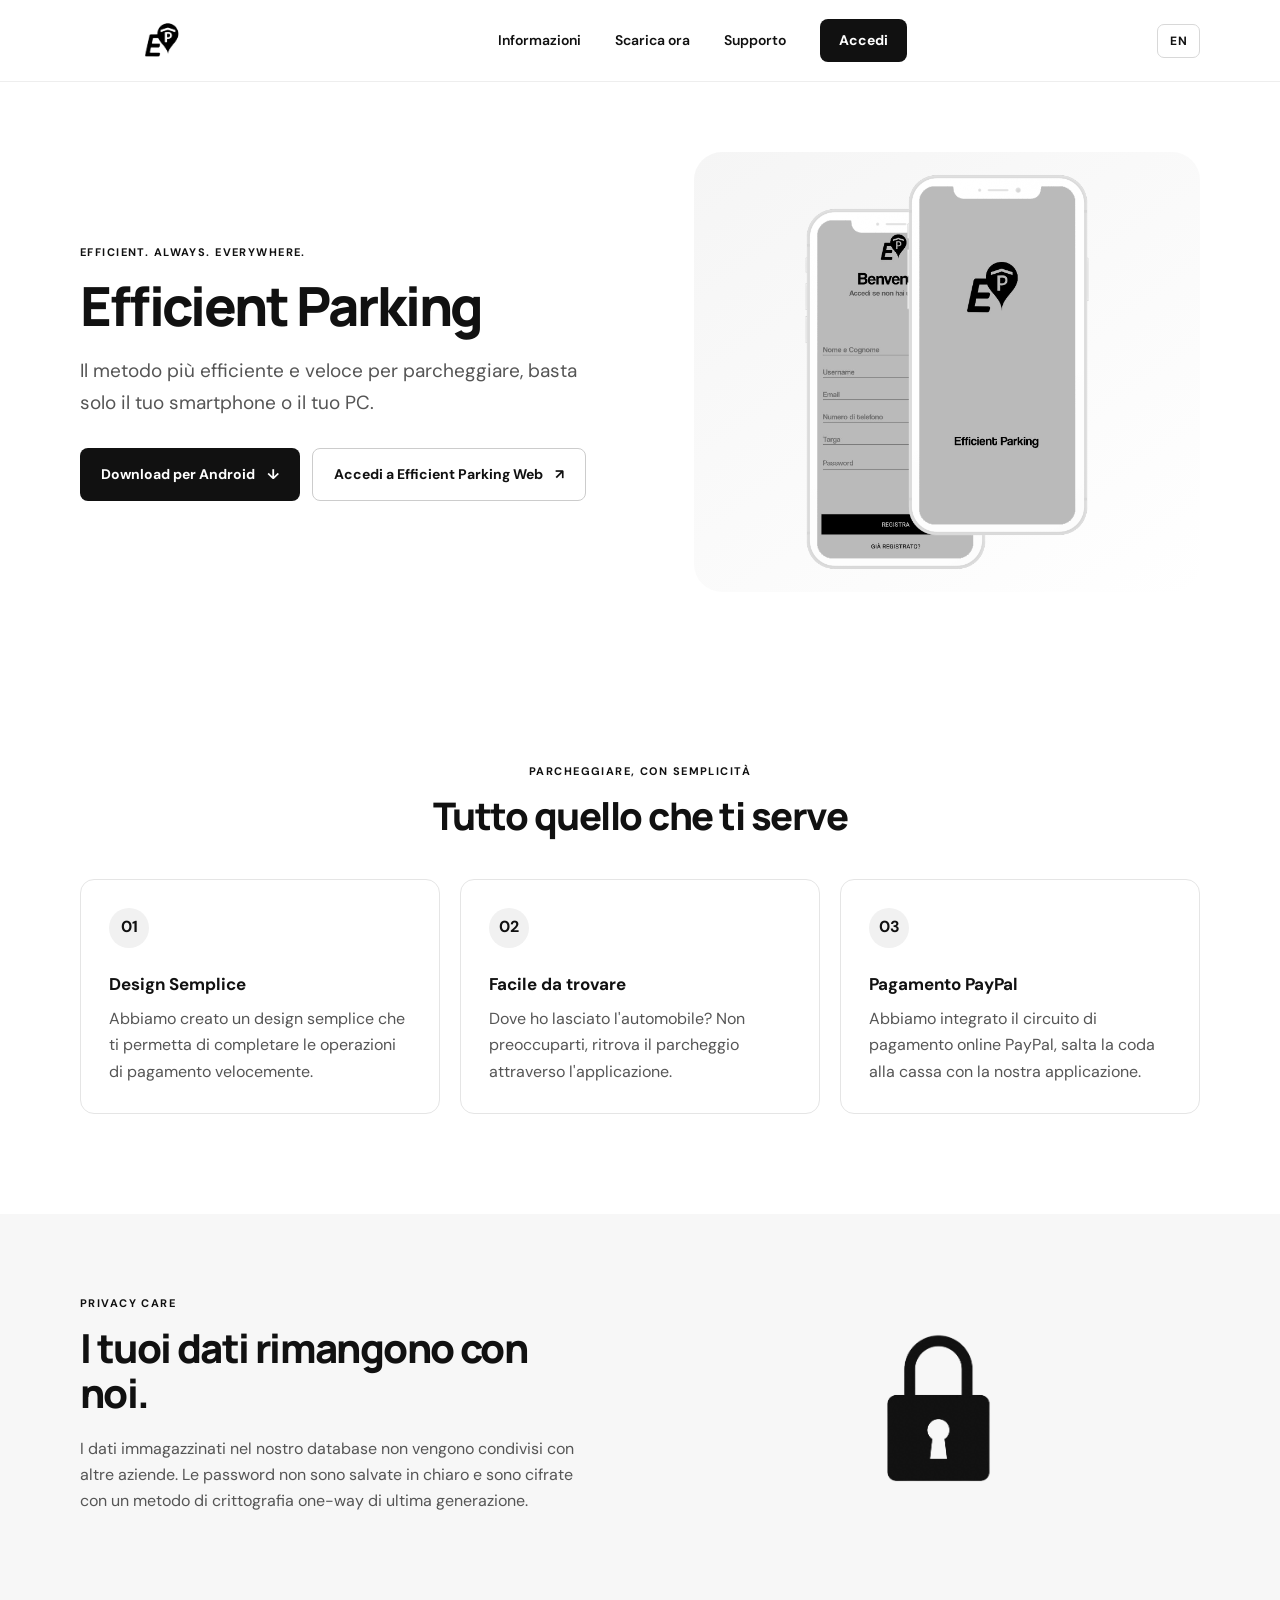
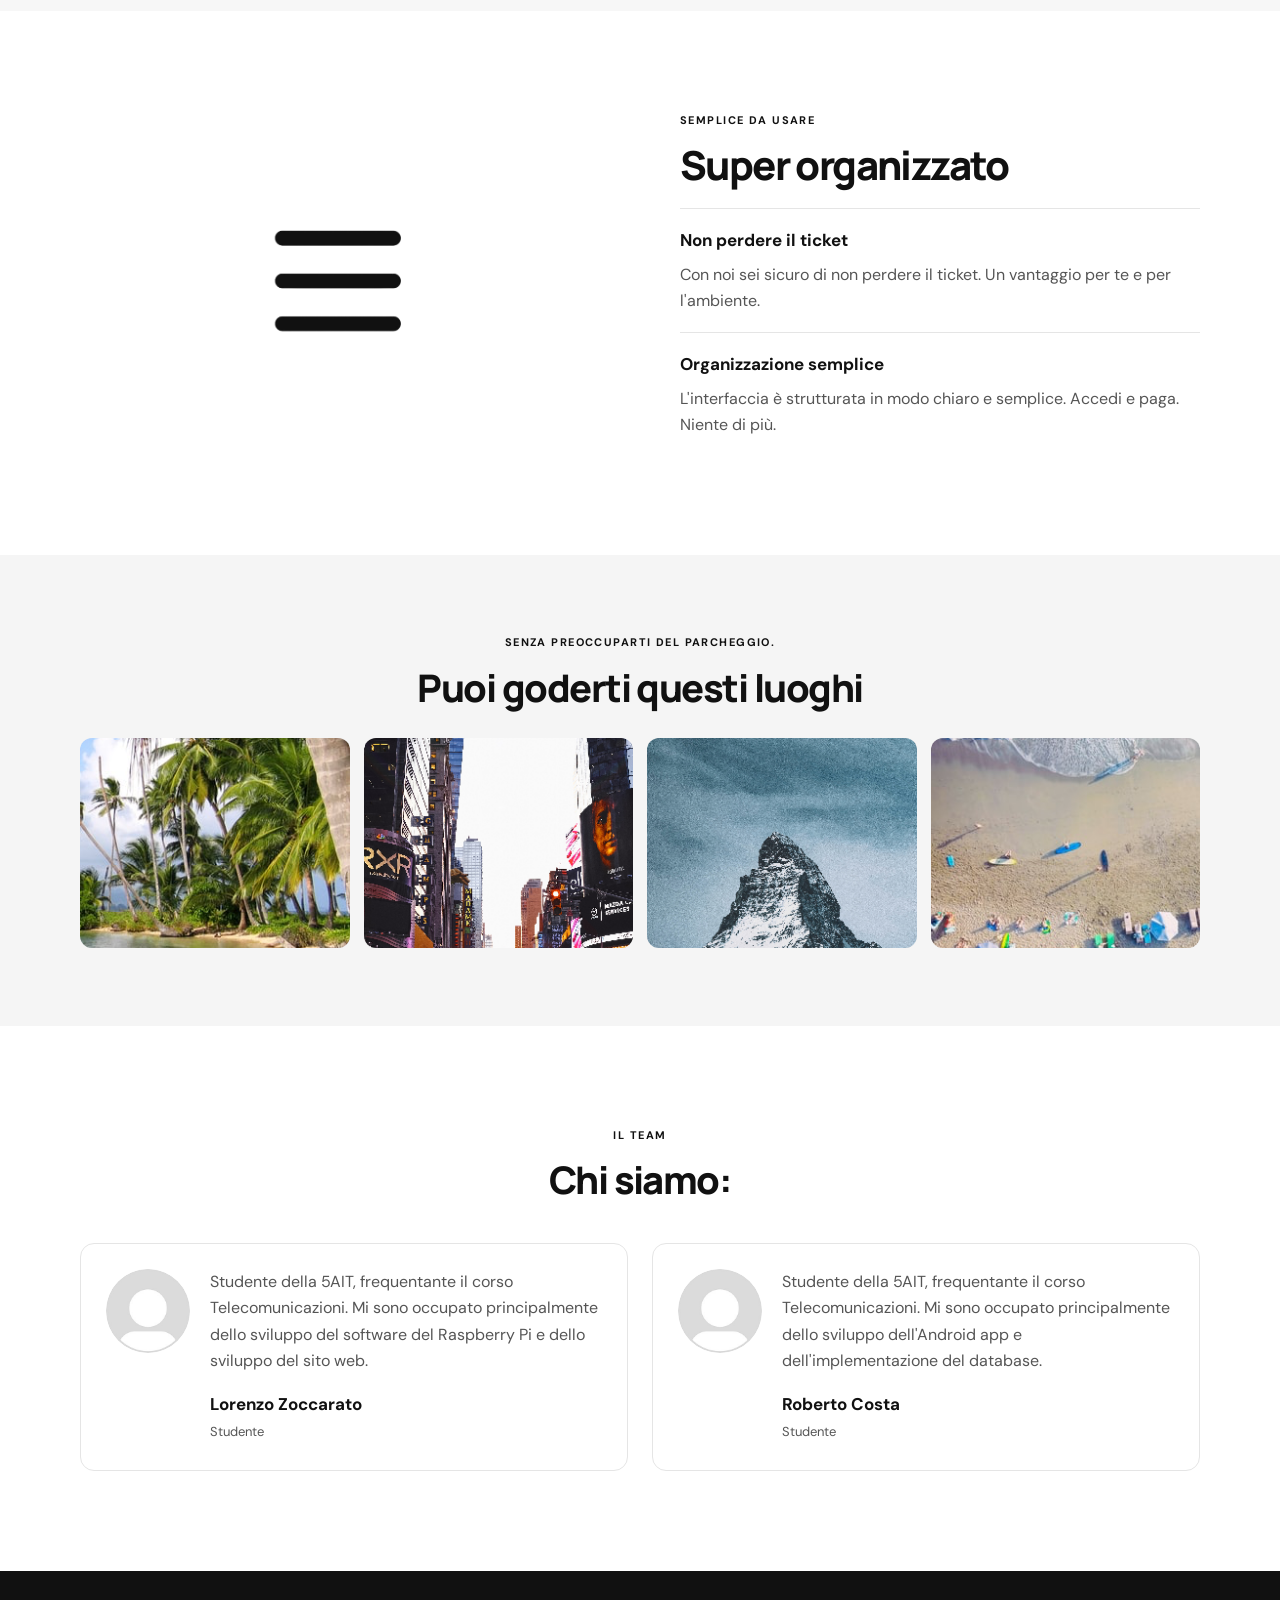
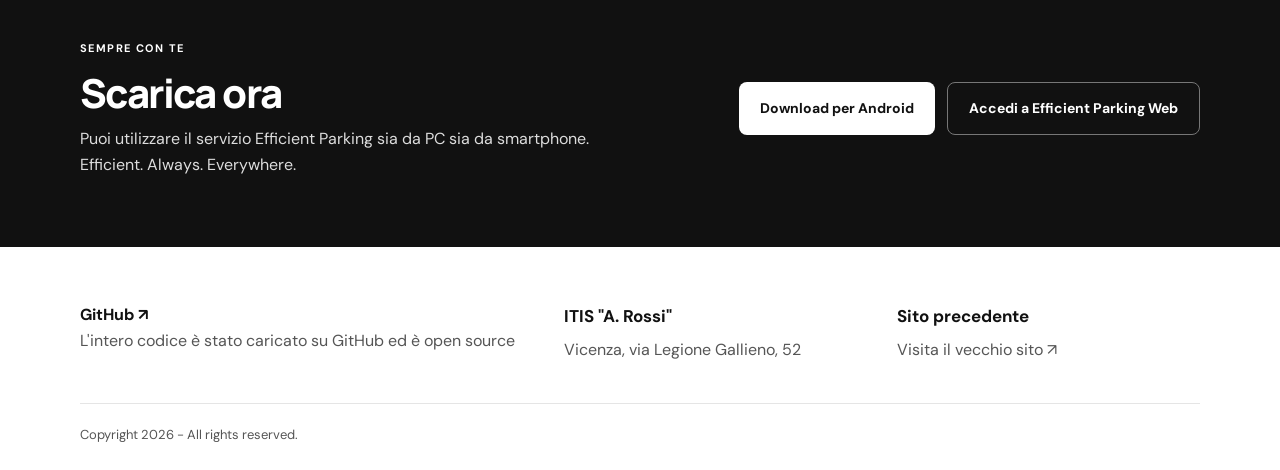
<file: index.html>
<!doctype html>
<html lang="it">
<head>
  <meta charset="utf-8">
  <meta name="viewport" content="width=device-width, initial-scale=1">
  <meta name="theme-color" content="#102a43">
  <meta name="description" content="Efficient Parking: il metodo più efficiente e veloce per parcheggiare, basta solo il tuo smartphone o il tuo PC.">
  <title>Efficient Parking</title>
  <link rel="icon" href="assets/images/icon/favicon.ico">
  <link rel="stylesheet" href="assets/css/main/modern.css">
</head>
<body>
  <header class="header"><a class="brand" href="#home" aria-label="Efficient Parking, home"><img src="assets/images/main-logo.png" alt="Efficient Parking"></a>
    <button class="menu-toggle" aria-expanded="false" aria-controls="navigation">Menu</button>
    <nav id="navigation" class="navigation"><a href="#informazioni">Informazioni</a><a href="#download">Scarica ora</a><a href="#support">Supporto</a><a class="button button-small" href="pages/login.html">Accedi</a></nav>
    <button class="language-toggle" type="button" aria-label="Switch to English">EN</button>
  </header>
  <main id="home">
    <section class="hero wrap"><div class="hero-copy"><p class="eyebrow">Efficient. Always. Everywhere.</p><h1>Efficient Parking</h1><p class="lead">Il metodo più efficiente e veloce per parcheggiare, basta solo il tuo smartphone o il tuo PC.</p><div class="actions"><a class="button" href="downloads/EfficientParkingApp-1.2.1.apk">Download per Android <span aria-hidden="true">↓</span></a><a class="button button-outline" href="pages/login.html">Accedi a Efficient Parking Web <span aria-hidden="true">↗</span></a></div></div><div class="hero-art"><img src="assets/images/Phone_Images.png" alt="Schermate dell'app Efficient Parking"></div></section>
    <section class="section wrap" id="informazioni"><div class="section-heading"><p class="eyebrow">Parcheggiare, con semplicità</p><h2>Tutto quello che ti serve</h2></div><div class="feature-grid"><article class="card"><span class="number">01</span><h3>Design Semplice</h3><p>Abbiamo creato un design semplice che ti permetta di completare le operazioni di pagamento velocemente.</p></article><article class="card"><span class="number">02</span><h3>Facile da trovare</h3><p>Dove ho lasciato l'automobile? Non preoccuparti, ritrova il parcheggio attraverso l'applicazione.</p></article><article class="card"><span class="number">03</span><h3>Pagamento PayPal</h3><p>Abbiamo integrato il circuito di pagamento online PayPal, salta la coda alla cassa con la nostra applicazione.</p></article></div></section>
    <section class="privacy"><div class="wrap split"><div><p class="eyebrow">Privacy Care</p><h2>I tuoi dati rimangono con noi.</h2><p>I dati immagazzinati nel nostro database non vengono condivisi con altre aziende. Le password non sono salvate in chiaro e sono cifrate con un metodo di crittografia one-way di ultima generazione.</p></div><img src="assets/images/stylized_lock_bw.png" alt="Efficient Parking su smartphone"></div></section>
    <section class="section wrap split organize"><img src="assets/images/three_horizontal_lines_thicker.png" alt="Interfaccia organizzata dell'app"><div><p class="eyebrow">Semplice da usare</p><h2>Super organizzato</h2><div class="detail"><h3>Non perdere il ticket</h3><p>Con noi sei sicuro di non perdere il ticket. Un vantaggio per te e per l'ambiente.</p></div><div class="detail"><h3>Organizzazione semplice</h3><p>L'interfaccia è strutturata in modo chiaro e semplice. Accedi e paga. Niente di più.</p></div></div></section>
    <section class="places"><div class="wrap"><p class="eyebrow">Senza preoccuparti del parcheggio.</p><h2>Puoi goderti questi luoghi</h2><div class="gallery"><img src="assets/images/Wallpaper (1).png" alt="Luogo da visitare"><img src="assets/images/Wallpaper.png" alt="Luogo da visitare"><img src="assets/images/Wallpaper (2).png" alt="Luogo da visitare"><img src="assets/images/Wallpaper (3).png" alt="Luogo da visitare"></div></div></section>
    <section class="section wrap" id="chi-siamo"><div class="section-heading"><p class="eyebrow">Il team</p><h2>Chi siamo:</h2></div><div class="team"><article class="person"><img src="assets/images/Face.png" alt=""><div><p>Studente della 5AIT, frequentante il corso Telecomunicazioni. Mi sono occupato principalmente dello sviluppo del software del Raspberry Pi e dello sviluppo del sito web.</p><h3>Lorenzo Zoccarato</h3><span>Studente</span></div></article><article class="person"><img src="assets/images/Face.png" alt=""><div><p>Studente della 5AIT, frequentante il corso Telecomunicazioni. Mi sono occupato principalmente dello sviluppo dell'Android app e dell'implementazione del database.</p><h3>Roberto Costa</h3><span>Studente</span></div></article></div></section>
    <section class="download" id="download"><div class="wrap download-inner"><div><p class="eyebrow">Sempre con te</p><h2>Scarica ora</h2><p>Puoi utilizzare il servizio Efficient Parking sia da PC sia da smartphone.<br>Efficient. Always. Everywhere.</p></div><div class="actions"><a class="button button-light" href="downloads/EfficientParkingApp-1.2.1.apk">Download per Android</a><a class="button button-ghost" href="pages/login.html">Accedi a Efficient Parking Web</a></div></div></section>
  </main>
  <footer id="support"><div class="wrap footer-grid"><div><a class="github" href="https://github.com/efficient-parking">GitHub ↗</a><p>L'intero codice è stato caricato su GitHub ed è open source</p></div><div><h3>ITIS "A. Rossi"</h3><p>Vicenza, via Legione Gallieno, 52</p></div><div><h3>Sito precedente</h3><p><a href="old/index.html">Visita il vecchio sito ↗</a></p></div><div class="copyright"><span>Copyright 2026 - All rights reserved.</span></div></div></footer>
  <script src="assets/js/site.js" defer></script>
  <script src="assets/js/language.js" defer></script>
</body>
</html>
</file>
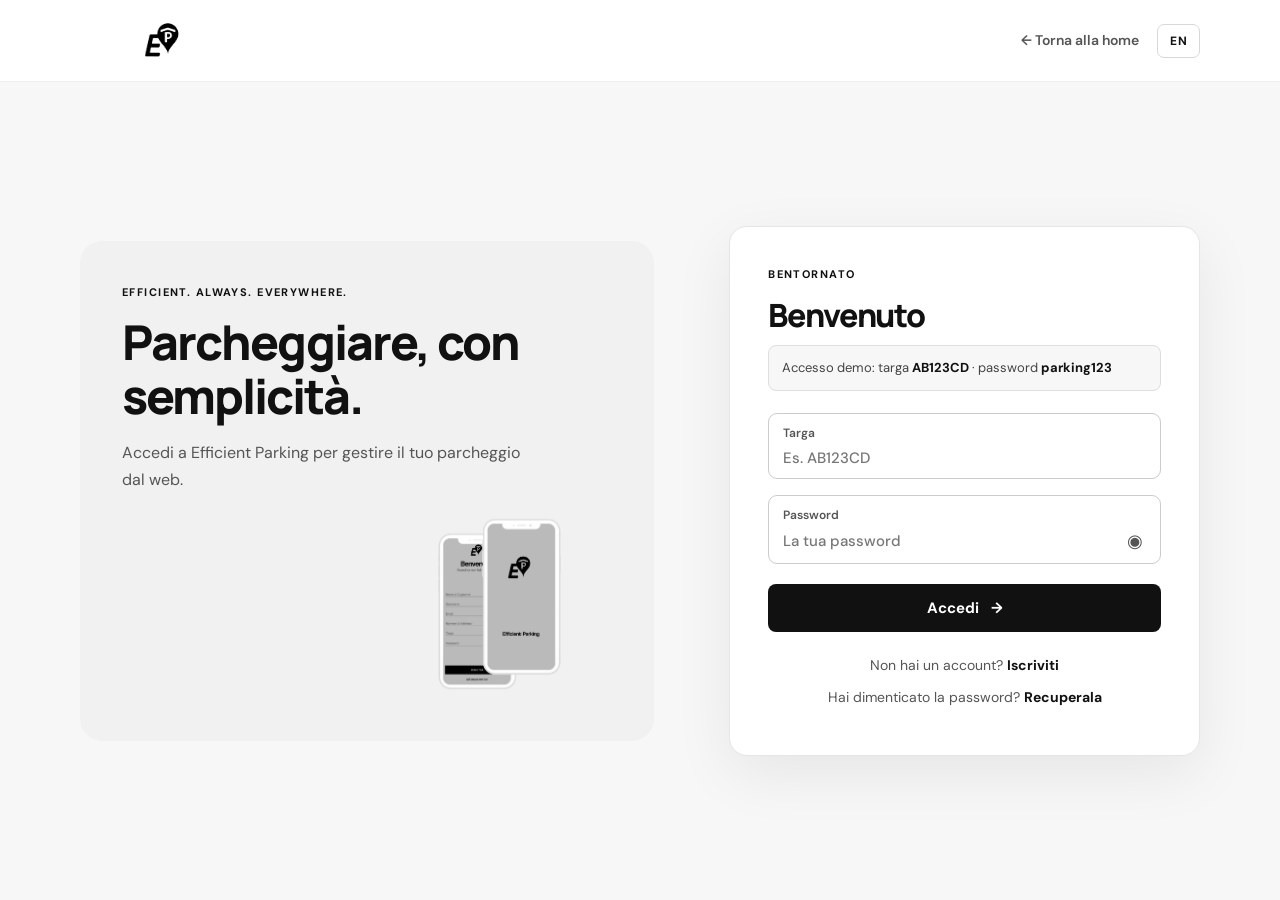
<file: pages/account.html>
<!doctype html>
<html lang="it">
<head>
  <meta charset="utf-8">
  <meta name="viewport" content="width=device-width, initial-scale=1">
  <meta name="theme-color" content="#111111">
  <title>Il tuo profilo | Efficient Parking</title>
  <link rel="icon" href="../assets/images/icon/favicon.ico">
  <link rel="stylesheet" href="../assets/css/main/modern.css">
  <link rel="stylesheet" href="../assets/css/account.css">
</head>
<body class="account-page">
  <header class="header account-header">
    <a class="brand" href="../index.html" aria-label="Efficient Parking, home"><img src="../assets/images/main-logo.png" alt="Efficient Parking"></a>
    <nav class="navigation account-navigation" aria-label="Navigazione profilo">
      <a href="#sec-019d">Dati utente</a><a href="#sec-dd7a">Contatore</a><a href="#sec-c8b8">Mappa</a><a href="#sec-dd7">Pagamento</a>
      <a class="button button-small logout-link" id="logout" href="login.html">Esci</a>
    </nav>
    <button class="language-toggle" type="button" aria-label="Switch to English">EN</button>
  </header>
  <main class="account-main">
    <section class="dashboard-section profile-section" id="sec-019d">
      <div class="account-wrap">
        <div class="section-intro"><p class="eyebrow">Il tuo profilo</p><h1>Dati utente</h1><p>Le informazioni del tuo parcheggio, raccolte in un solo posto.</p></div>
        <div class="data-grid">
          <article class="data-card"><span class="card-icon" aria-hidden="true">01</span><p class="card-label">Targa</p><p class="card-value" id="targa">—</p></article>
          <article class="data-card"><span class="card-icon" aria-hidden="true">02</span><p class="card-label">Parcheggio</p><p class="card-value" id="parcheggio">—</p></article>
          <article class="data-card"><span class="card-icon" aria-hidden="true">03</span><p class="card-label">Data di entrata</p><p class="card-value" id="entrata">—</p></article>
        </div>
      </div>
    </section>
    <section class="dashboard-section timer-section" id="sec-dd7a">
      <div class="account-wrap">
        <div class="section-intro"><p class="eyebrow">Tempo di sosta</p><h2>Contatore</h2></div>
        <div class="timer-grid" aria-label="Tempo trascorso">
          <article class="timer-card"><span id="h">00</span><p>Ore</p></article>
          <article class="timer-card"><span id="m">00</span><p>Minuti</p></article>
          <article class="timer-card"><span id="s">00</span><p>Secondi</p></article>
        </div>
      </div>
    </section>
    <section class="dashboard-section map-section" id="sec-c8b8">
      <div class="account-wrap">
        <div class="section-intro"><p class="eyebrow">Vicino a te</p><h2>Maps</h2></div>
        <div class="map-frame"><iframe title="Mappa del Park Fogazzaro a Vicenza" src="https://maps.google.com/maps?output=embed&amp;q=Park%20Fogazzaro%2C%20Contr%C3%A0%20Pedemuro%20San%20Biagio%2C%20Vicenza%2C%20VI&amp;t=m&amp;hl=it" loading="lazy" referrerpolicy="no-referrer-when-downgrade"></iframe></div>
      </div>
    </section>
    <section class="dashboard-section payment-section" id="sec-dd7">
      <div class="account-wrap">
        <div class="section-intro"><p class="eyebrow">Riepilogo</p><h2>Pagamento</h2></div>
        <div class="payment-grid">
          <article class="payment-card"><p class="card-label">Data di uscita</p><p class="payment-value" id="uscita">—</p></article>
          <article class="payment-card"><p class="card-label">Tempo trascorso</p><p class="payment-value" id="durata">—</p></article>
          <article class="payment-card"><p class="card-label">Costo</p><p class="payment-value" id="costo">—</p></article>
        </div>
        <div class="paypal-panel"><div id="paypal-button-container"></div></div>
      </div>
    </section>
  </main>
  <footer class="account-footer">
    <div class="account-wrap footer-row">
      <a class="footer-home" href="../index.html">Torna al sito ↗</a>
    </div>
  </footer>
  <script src="https://www.paypal.com/sdk/js?client-id=sb&currency=EUR" data-sdk-integration-source="button-factory"></script>
  <script src="../assets/js/account.js"></script>
  <script src="../assets/js/language.js" defer></script>
  <script>
    if (window.paypal) {
      paypal.Buttons({
        style: { shape: 'rect', color: 'black', layout: 'vertical', label: 'paypal' },
        createOrder: function(data, actions) {
          return actions.order.create({ purchase_units: [{ description: 'Pagamento', amount: { currency_code: 'EUR', value: 18 } }] });
        },
        onApprove: function(data, actions) {
          return actions.order.capture().then(function(details) {
            alert('Transaction completed by ' + details.payer.name.given_name + '!');
          });
        }
      }).render('#paypal-button-container');
    }
  </script>
</body>
</html>
</file>
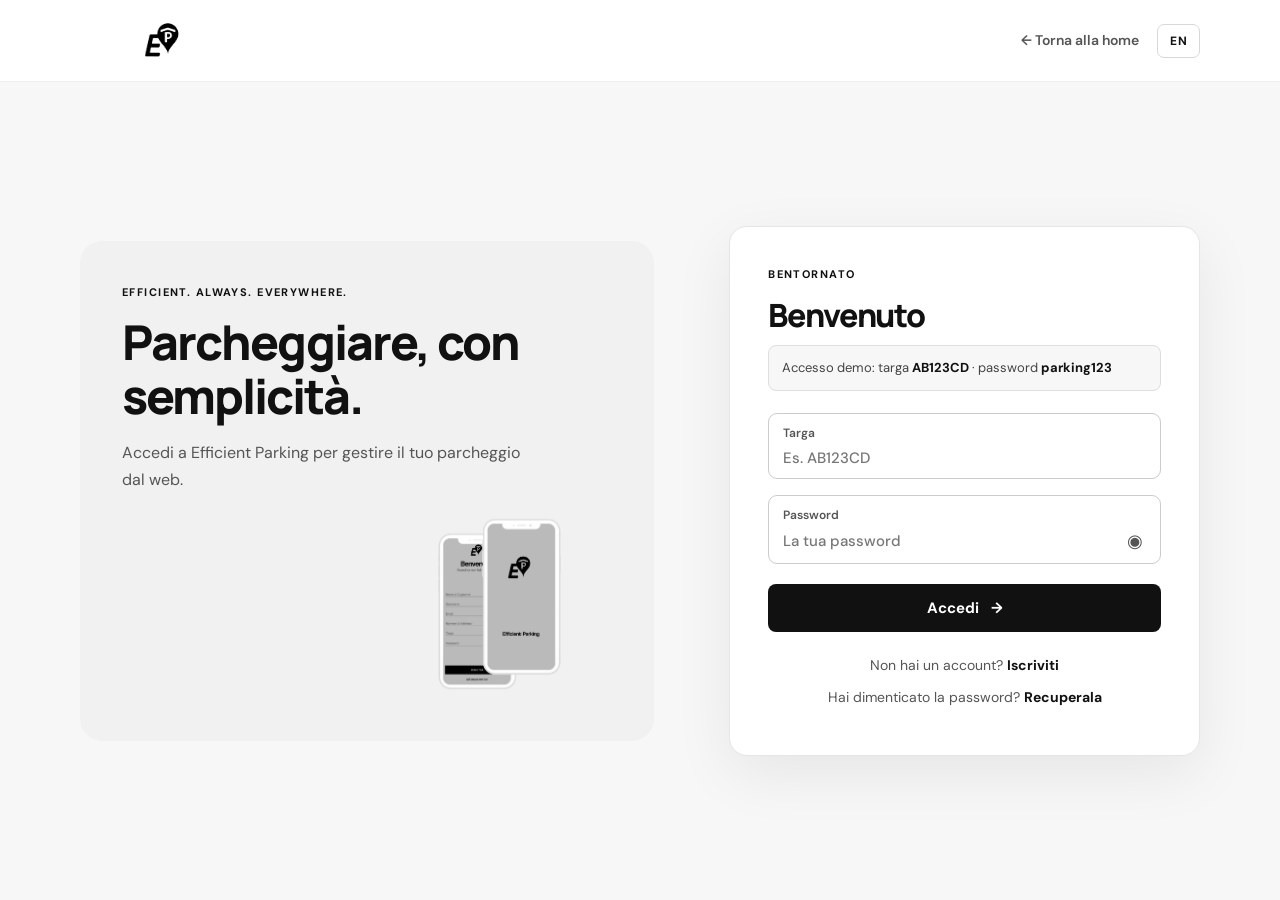
<file: pages/login.html>
<!doctype html>
<html lang="it">
<head>
  <meta charset="utf-8">
  <meta name="viewport" content="width=device-width, initial-scale=1">
  <meta name="theme-color" content="#111111">
  <title>Accedi | Efficient Parking</title>
  <link rel="icon" href="../assets/images/icon/favicon.ico">
  <link rel="stylesheet" href="../assets/css/main/modern.css">
  <link rel="stylesheet" href="../assets/css/auth.css">
</head>
<body class="auth-page">
  <header class="header auth-header"><a class="brand" href="../index.html" aria-label="Efficient Parking, home"><img src="../assets/images/main-logo.png" alt="Efficient Parking"></a><a class="back-home" href="../index.html">← Torna alla home</a><button class="language-toggle" type="button" aria-label="Switch to English">EN</button></header>
  <main class="auth-layout">
    <aside class="auth-aside"><p class="eyebrow">Efficient. Always. Everywhere.</p><h1>Parcheggiare, con semplicità.</h1><p>Accedi a Efficient Parking per gestire il tuo parcheggio dal web.</p><img src="../assets/images/Phone_Images.png" alt="Efficient Parking sul tuo smartphone"></aside>
    <section class="auth-card" aria-labelledby="form-title"><p class="eyebrow">Bentornato</p><h2 id="form-title">Benvenuto</h2><p class="demo-hint">Accesso demo: targa <strong>AB123CD</strong> · password <strong>parking123</strong></p>
      <div class="alert-targa" role="alert">Targa non esistente</div><div class="alert-password" role="alert">Password errata</div>
      <form class="validate-form auth-form" id="contactForm" novalidate>
        <label class="wrap-input100 validate-input"><span>Targa</span><input class="input100" id="targa" type="text" name="targa" placeholder="Es. AB123CD" autocomplete="username" required></label>
        <label class="wrap-input100 validate-input"><span>Password</span><span class="password-field"><button class="btn-show-pass" type="button" aria-label="Mostra o nascondi password"><span aria-hidden="true">◉</span></button><input class="input100" id="password" type="password" name="password" placeholder="La tua password" autocomplete="current-password" required></span></label>
        <button class="button auth-submit" type="submit">Accedi <span aria-hidden="true">→</span></button>
      </form>
      <div class="auth-links"><p>Non hai un account? <a href="signup.html">Iscriviti</a></p><p>Hai dimenticato la password? <a href="recovery.html">Recuperala</a></p></div>
    </section>
  </main>
  <script src="../assets/vendor/jquery/jquery-3.2.1.min.js"></script>
  <script src="../assets/js/signin/signin_beta.js"></script>
  <script src="../assets/js/signin/signin_alpha.js"></script>
  <script src="../assets/js/language.js" defer></script>
</body>
</html>
</file>
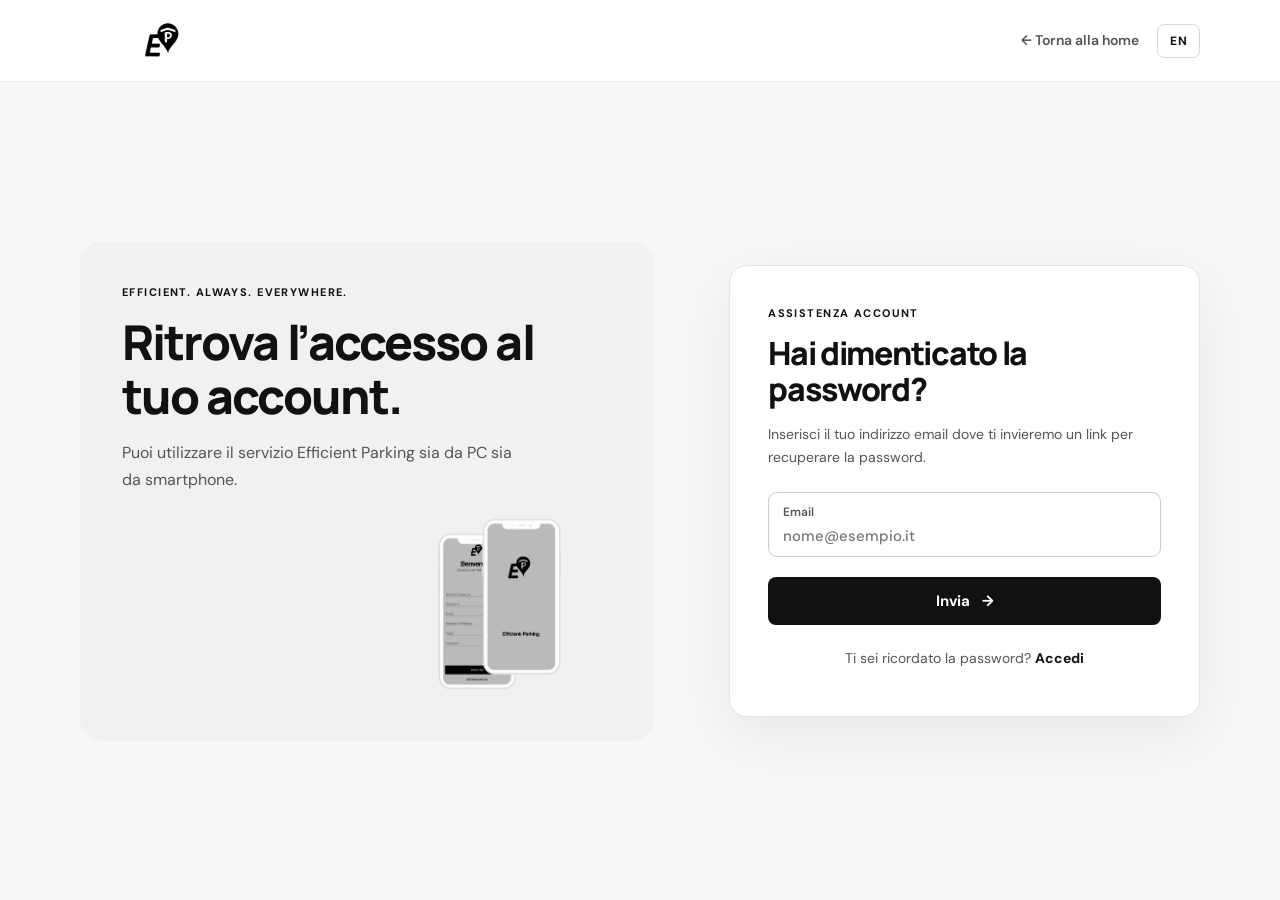
<file: pages/recovery.html>
<!doctype html>
<html lang="it">
<head>
  <meta charset="utf-8">
  <meta name="viewport" content="width=device-width, initial-scale=1">
  <meta name="theme-color" content="#111111">
  <title>Recupero password | Efficient Parking</title>
  <link rel="icon" href="../assets/images/icon/favicon.ico">
  <link rel="stylesheet" href="../assets/css/main/modern.css">
  <link rel="stylesheet" href="../assets/css/auth.css">
</head>
<body class="auth-page">
  <header class="header auth-header">
    <a class="brand" href="../index.html" aria-label="Efficient Parking, home"><img src="../assets/images/main-logo.png" alt="Efficient Parking"></a>
    <a class="back-home" href="../index.html">← Torna alla home</a><button class="language-toggle" type="button" aria-label="Switch to English">EN</button>
  </header>
  <main class="auth-layout recovery-layout">
    <aside class="auth-aside">
      <p class="eyebrow">Efficient. Always. Everywhere.</p>
      <h1>Ritrova l’accesso al tuo account.</h1>
      <p>Puoi utilizzare il servizio Efficient Parking sia da PC sia da smartphone.</p>
      <img src="../assets/images/Phone_Images.png" alt="Efficient Parking sul tuo smartphone">
    </aside>
    <section class="auth-card recovery-card" aria-labelledby="recovery-title">
      <p class="eyebrow">Assistenza account</p>
      <h2 id="recovery-title">Hai dimenticato la password?</h2>
      <p class="recovery-description">Inserisci il tuo indirizzo email dove ti invieremo un link per recuperare la password.</p>
      <form class="auth-form" id="recoveryForm">
        <label class="wrap-input100" for="recovery-email"><span>Email</span><input class="input100" id="recovery-email" type="email" name="email" placeholder="nome@esempio.it" autocomplete="email" required></label>
        <button class="button auth-submit" type="submit">Invia <span aria-hidden="true">→</span></button>
      </form>
      <p class="recovery-notice" id="recoveryNotice" role="status" hidden>Il recupero password non è attivo nella modalità demo.</p>
      <div class="auth-links"><p>Ti sei ricordato la password? <a href="login.html">Accedi</a></p></div>
    </section>
  </main>
  <script src="../assets/js/recovery.js" defer></script>
  <script src="../assets/js/language.js" defer></script>
</body>
</html>
</file>
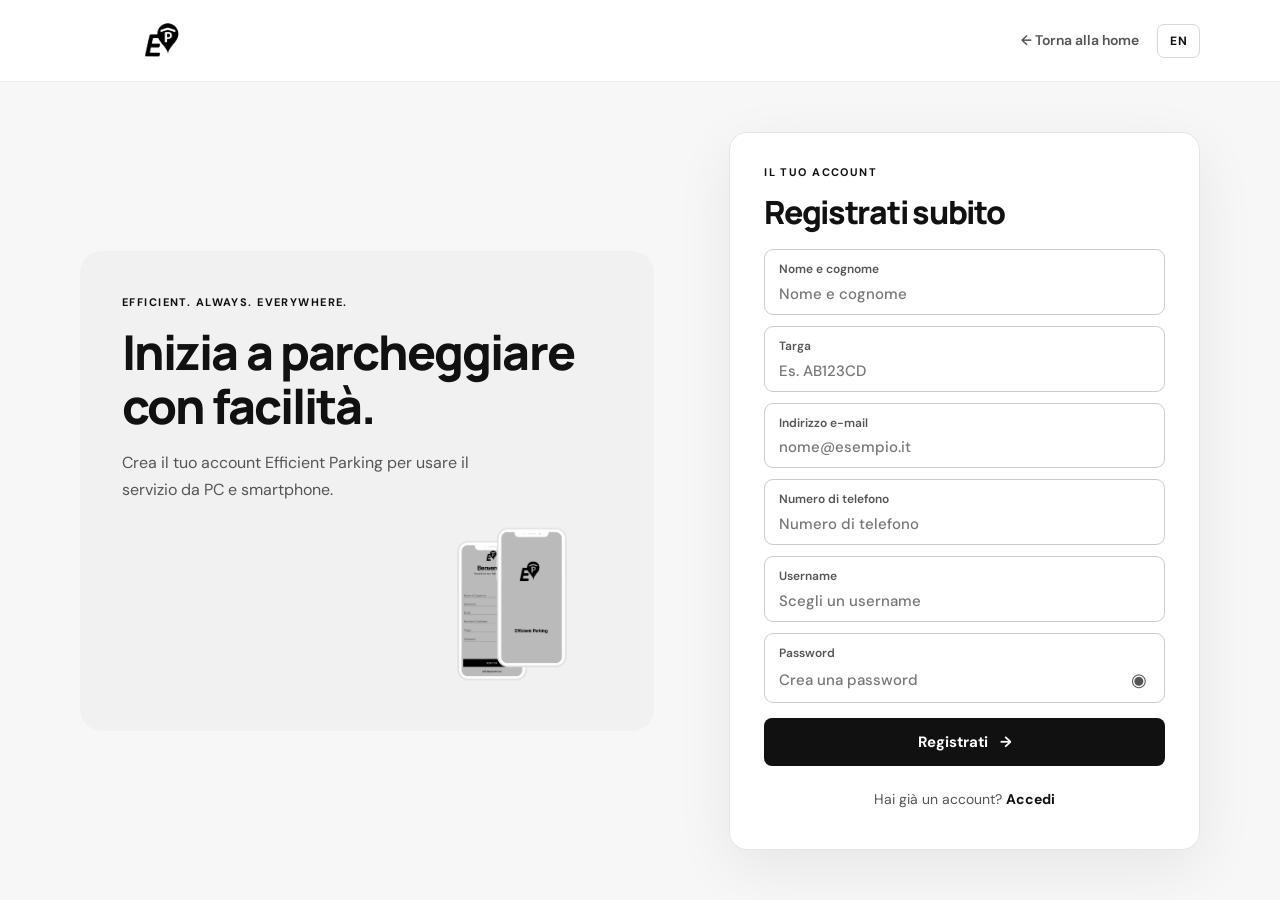
<file: pages/signup.html>
<!doctype html>
<html lang="it">
<head>
  <meta charset="utf-8">
  <meta name="viewport" content="width=device-width, initial-scale=1">
  <meta name="theme-color" content="#111111">
  <title>Registrati | Efficient Parking</title>
  <link rel="icon" href="../assets/images/icon/favicon.ico">
  <link rel="stylesheet" href="../assets/css/main/modern.css">
  <link rel="stylesheet" href="../assets/css/auth.css">
</head>
<body class="auth-page">
  <header class="header auth-header"><a class="brand" href="../index.html" aria-label="Efficient Parking, home"><img src="../assets/images/main-logo.png" alt="Efficient Parking"></a><a class="back-home" href="../index.html">← Torna alla home</a><button class="language-toggle" type="button" aria-label="Switch to English">EN</button></header>
  <main class="auth-layout signup-layout">
    <aside class="auth-aside"><p class="eyebrow">Efficient. Always. Everywhere.</p><h1>Inizia a parcheggiare con facilità.</h1><p>Crea il tuo account Efficient Parking per usare il servizio da PC e smartphone.</p><img src="../assets/images/Phone_Images.png" alt="Efficient Parking sul tuo smartphone"></aside>
    <section class="auth-card" aria-labelledby="form-title"><p class="eyebrow">Il tuo account</p><h2 id="form-title">Registrati subito</h2>
      <div class="alert" role="status">Il tuo account è stato registrato, verrai reindirizzato tra pochi istanti</div><div class="alert-negative" role="alert">Il tuo account non è stato registrato, inserisci valori validi</div><div class="alert-targa" role="alert">Targa già utilizzata</div><div class="alert-email" role="alert">Email già utilizzata</div>
      <form class="validate-form auth-form" id="contactForm" novalidate>
        <label class="wrap-input100 validate-input"><span>Nome e cognome</span><input class="input100" id="name" type="text" name="name" placeholder="Nome e cognome" autocomplete="name" required></label>
        <label class="wrap-input100 validate-input"><span>Targa</span><input class="input100" id="targa" type="text" name="targa" placeholder="Es. AB123CD" required></label>
        <label class="wrap-input100 validate-input"><span>Indirizzo e-mail</span><input class="input100" id="email" type="email" name="email" placeholder="nome@esempio.it" autocomplete="email" required></label>
        <label class="wrap-input100 validate-input"><span>Numero di telefono</span><input class="input100" id="phonenumber" type="tel" name="phonenumber" placeholder="Numero di telefono" autocomplete="tel" required></label>
        <label class="wrap-input100 validate-input"><span>Username</span><input class="input100" id="username" type="text" name="username" placeholder="Scegli un username" autocomplete="username" required></label>
        <label class="wrap-input100 validate-input"><span>Password</span><span class="password-field"><button class="btn-show-pass" type="button" aria-label="Mostra o nascondi password"><span aria-hidden="true">◉</span></button><input class="input100" id="password" type="password" name="password" placeholder="Crea una password" autocomplete="new-password" required></span></label>
        <button class="button auth-submit" type="submit">Registrati <span aria-hidden="true">→</span></button>
      </form>
      <div class="auth-links"><p>Hai già un account? <a href="login.html">Accedi</a></p></div>
    </section>
  </main>
  <script src="../assets/vendor/jquery/jquery-3.2.1.min.js"></script>
  <script src="../assets/js/signup/signup_beta.js"></script>
  <script src="../assets/js/signup/signup_alpha.js"></script>
  <script src="../assets/js/language.js" defer></script>
</body>
</html>
</file>
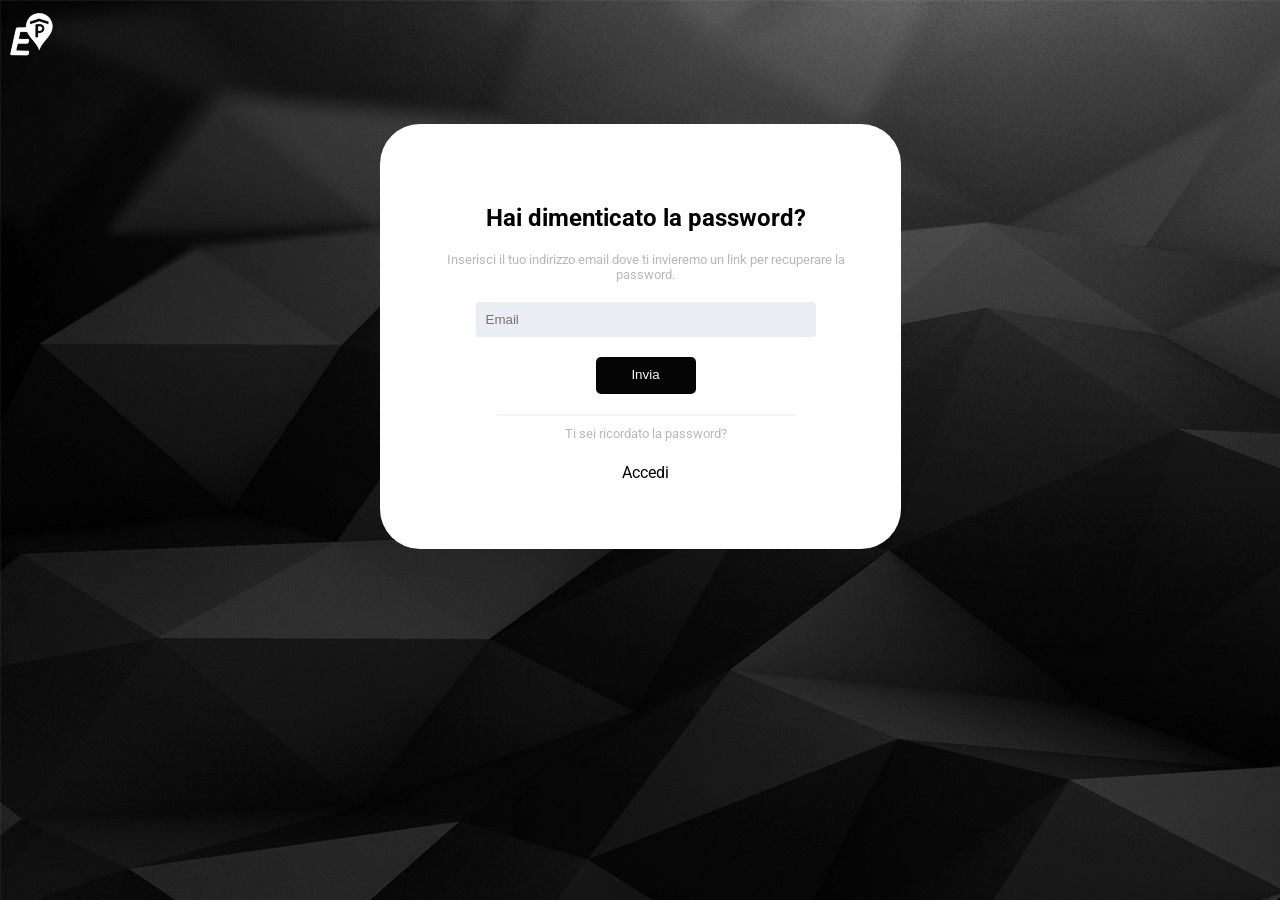
<file: src/recovery.html>
<!DOCTYPE html>
<html lang="it">
  <head>
    <meta charset="UTF-8" />
    <meta name="viewport" content="width=device-width, initial-scale=1.0" />
    <meta http-equiv="X-UA-Compatible" content="ie=edge" />
    <link rel="icon" type="image/png" href="image/icon/favicon.ico"/>
    <title>Recupero password</title>
  <link rel="stylesheet" href="./css/recovery/recovery.css">
</head>
<body>
  <div class="limiter">
      <div class="brand-logo">
        <a href="splash_main.html"><img src="image/main-logo-reverse.png" alt=""/></a>
     </div>
    </div>
  <div class="Container">
    <h2>Hai dimenticato la password?</h2>
    <p>Inserisci il tuo indirizzo email dove ti invieremo un link per recuperare la password.</p>
    <input type="text" placeholder = "Email"/>
    <button>Invia</button>
    <hr />
    <p>Ti sei ricordato la password?</p>
    <a href="./splash_signin.html"> Accedi </a>
  </div>
  </body>
</html>
</file>
<file: assets/css/main/modern.css>
@import url('https://fonts.googleapis.com/css2?family=DM+Sans:wght@400;500;600;700&family=Manrope:wght@400;500;600;700;800&display=swap');
:root{--ink:#111111;--muted:#555555;--accent:#111111;--line:#e5e5e5;--pale:#f7f7f7;--white:#fff}*{box-sizing:border-box}html{scroll-behavior:smooth;scroll-padding-top:88px}body{margin:0;color:var(--ink);font-family:'DM Sans',Arial,sans-serif;line-height:1.65}a{color:inherit;text-decoration:none}img{display:block;max-width:100%}.wrap{width:min(1120px,calc(100% - 48px));margin-inline:auto}.header{height:82px;padding:0 max(24px,calc((100% - 1120px)/2));display:flex;align-items:center;justify-content:space-between;background:#fff;position:sticky;top:0;z-index:10;border-bottom:1px solid #eeeeee}.brand img{filter:grayscale(1);width:168px;max-height:55px;object-fit:contain}.navigation{display:flex;align-items:center;gap:34px;font-size:14px;font-weight:600}.navigation>a:not(.button):hover,footer a:hover{color:var(--accent)}.menu-toggle{display:none}.button{display:inline-flex;align-items:center;justify-content:center;gap:12px;padding:14px 21px;border-radius:8px;background:var(--accent);color:#fff;font-weight:700;font-size:14px;transition:transform .2s,background .2s}.button:hover{background:#000000;transform:translateY(-2px)}.button-small{padding:10px 19px}.button-outline{background:#fff;color:var(--ink);border:1px solid #cccccc}.button-outline:hover{background:var(--pale);color:var(--ink)}.hero{min-height:580px;display:grid;grid-template-columns:1.05fr .95fr;align-items:center;gap:55px;padding-block:65px}.hero-copy{max-width:560px}.eyebrow{text-transform:uppercase;letter-spacing:.13em;color:var(--accent);font-size:11px;font-weight:700;margin:0 0 14px}.hero h1,h2{font:800 clamp(34px,4.5vw,54px)/1.12 Manrope,Arial,sans-serif;letter-spacing:-.04em;margin:0 0 20px}.lead{font-size:19px;color:var(--muted);max-width:500px;margin:0 0 30px}.actions{display:flex;flex-wrap:wrap;gap:12px}.hero-art{background:linear-gradient(145deg,#f5f5f5,#ffffff);border-radius:28px;min-height:390px;display:grid;place-items:center;overflow:hidden}.hero-art img{width:min(90%,450px);max-height:440px;object-fit:contain}.section{padding-block:100px}.section-heading{text-align:center;margin:0 auto 42px}.section-heading h2,.places h2{font-size:38px}.feature-grid{display:grid;grid-template-columns:repeat(3,1fr);gap:20px}.card{border:1px solid var(--line);border-radius:14px;padding:28px;background:white}.number{display:grid;place-items:center;width:40px;height:40px;border-radius:50%;background:#f1f1f1;color:var(--accent);font-weight:700;margin-bottom:22px}.card h3,.detail h3,.person h3,footer h3{font-size:17px;margin:0 0 8px}.card p,.detail p,.person p,footer p{color:var(--muted);margin:0}.privacy{background:var(--pale);padding-block:80px}.split{display:grid;grid-template-columns:1fr 1fr;align-items:center;gap:80px}.split h2{font-size:40px}.split p:not(.eyebrow){color:var(--muted)}.privacy img{height:370px;width:100%;object-fit:contain}.organize>img{height:370px;width:100%;object-fit:contain}.detail{padding:17px 0;border-top:1px solid var(--line)}.places{background:#f5f5f5;padding:78px 0;text-align:center}.places h2{margin-bottom:30px}.gallery{display:grid;grid-template-columns:repeat(4,1fr);gap:14px}.gallery img{width:100%;height:210px;object-fit:cover;border-radius:12px}.team{display:grid;grid-template-columns:1fr 1fr;gap:24px}.person{display:flex;align-items:flex-start;gap:20px;padding:25px;border:1px solid var(--line);border-radius:14px}.person img{width:84px;height:84px;object-fit:cover;border-radius:50%}.person h3{margin:16px 0 0}.person span{font-size:13px;color:var(--muted)}.download{background:#111111;color:#fff;padding:68px 0}.download-inner{display:flex;align-items:center;justify-content:space-between;gap:30px}.download h2{font-size:40px;margin-bottom:10px}.download p:not(.eyebrow){color:#dddddd;margin:0}.eyebrow{color:#111111}.download .eyebrow{color:#ffffff}.button-light{background:#fff;color:var(--ink)}.button-light:hover{background:#eeeeee;color:var(--ink)}.button-ghost{border:1px solid #777777;background:transparent}.button-ghost:hover{background:#252525}footer{padding:55px 0 25px}.footer-grid{display:grid;grid-template-columns:1.5fr 1fr 1fr;gap:30px}.github{font-weight:700;color:var(--accent)}footer h3{margin-bottom:7px}.copyright{grid-column:1/-1;border-top:1px solid var(--line);padding-top:20px;margin-top:10px;display:flex;justify-content:space-between;color:var(--muted);font-size:13px}.social{display:flex;gap:18px}.social a{color:var(--ink)}
@media(max-width:760px){html{scroll-padding-top:72px}.header{height:70px}.brand img{width:145px}.menu-toggle{display:block;border:1px solid var(--line);background:#fff;color:var(--ink);border-radius:7px;padding:8px 13px;font:600 14px inherit}.navigation{display:none;position:absolute;top:69px;left:0;right:0;background:#fff;border-bottom:1px solid var(--line);padding:20px 24px;align-items:stretch;gap:16px;flex-direction:column}.navigation.is-open{display:flex}.navigation .button{align-self:flex-start}.wrap{width:min(100% - 36px,540px)}.hero{grid-template-columns:1fr;gap:26px;padding-block:48px}.hero h1{font-size:42px}.hero-art{min-height:270px}.hero-art img{max-height:310px}.section{padding-block:68px}.section-heading h2,.places h2,.split h2{font-size:32px}.feature-grid{grid-template-columns:1fr;gap:13px}.card{padding:22px}.split{grid-template-columns:1fr;gap:30px}.privacy{padding-block:60px}.privacy img,.organize>img{height:270px;grid-row:1}.organize{gap:12px}.gallery{grid-template-columns:repeat(2,1fr)}.gallery img{height:155px}.team{grid-template-columns:1fr}.person{padding:20px;gap:14px}.person img{width:64px;height:64px;flex:none}.download{padding:52px 0}.download-inner{align-items:flex-start;flex-direction:column}.footer-grid{grid-template-columns:1fr;gap:23px}.copyright{grid-column:1;flex-direction:column;gap:14px}.social{flex-wrap:wrap}}
@media(prefers-reduced-motion:reduce){html{scroll-behavior:auto}*,*::before,*::after{transition:none!important}}
.language-toggle{border:1px solid #d8d8d8;border-radius:7px;background:#fff;color:var(--ink);padding:8px 12px;font:700 12px 'DM Sans',Arial,sans-serif;letter-spacing:.04em;cursor:pointer}.language-toggle:hover{background:#f5f5f5}.auth-header .language-toggle{margin-left:auto}.auth-header .back-home{margin-left:auto}.auth-header .language-toggle{margin-left:18px}
@media(max-width:760px){.header{gap:12px}.header>.language-toggle{flex:none}.header>.navigation{order:3}.header>.language-toggle{order:2}.header>.menu-toggle{order:1}.header>.brand{order:0}.hero-art{min-height:250px}.hero-art img{width:min(94%,390px);max-height:290px}.actions>.button{min-height:48px}.language-toggle{min-height:38px}.header:has(.menu-toggle)>.language-toggle{margin-left:auto}}
@media(max-width:420px){.wrap{width:calc(100% - 32px)}.header{padding-inline:16px}.hero{padding-block:38px;gap:22px}.hero h1{font-size:clamp(34px,10vw,40px)}.lead{font-size:17px}.hero .actions{display:grid;grid-template-columns:1fr}.hero .actions .button{width:100%;text-align:center}.hero-art{min-height:220px;border-radius:20px}.section{padding-block:56px}.section-heading{margin-bottom:30px}.section-heading h2,.places h2,.split h2{font-size:29px}.person{align-items:flex-start}.download-inner .actions{width:100%}.download-inner .button{width:100%;text-align:center}}
@media(max-width:760px){.account-page .account-header>.language-toggle{order:2;margin-left:auto}.account-page .account-header>.account-navigation{order:3}.account-navigation{scrollbar-width:thin}.account-navigation .logout-link{margin-left:0}.account-navigation .button{align-self:center}}
@media(max-width:680px){.auth-header{gap:10px}.auth-header .brand{flex:none}.auth-header .back-home{margin-left:auto;white-space:nowrap}.auth-header .language-toggle{margin-left:0;flex:none}.auth-header .brand img{width:clamp(112px,36vw,145px)}.auth-layout{width:calc(100% - 32px)}.auth-aside{border-radius:16px}.auth-card,.signup-layout .auth-card{border-radius:15px}.signup-layout .auth-form{gap:10px}}
@media(max-width:360px){.auth-header{padding-inline:12px;gap:7px}.auth-header .brand img{width:105px}.back-home{font-size:11px}.auth-header .language-toggle{padding:7px 9px}.account-page .account-header{padding-inline:12px}.account-page .brand img{width:125px}.account-wrap{width:calc(100% - 28px)}.timer-grid{gap:6px}.timer-card{padding-inline:4px}}
.language-toggle:focus-visible,.menu-toggle:focus-visible,a:focus-visible,.button:focus-visible{outline:3px solid #666;outline-offset:3px}
.privacy .split>img,.organize>img{width:220px;height:220px;max-width:100%;justify-self:center;object-fit:contain}
.organize>img{width:290px;height:220px}
@media(max-width:760px){.privacy .split>img,.organize>img{width:180px;height:180px;grid-row:auto}}
@media(max-width:760px){.organize>img{width:235px;height:170px}}
</file>
<file: assets/css/account.css>
.account-page{min-height:100vh;background:#f7f7f7;color:#111;font-family:'DM Sans',Arial,sans-serif}
.account-page html{scroll-padding-top:92px}
.account-page .account-header{height:78px;padding-inline:max(24px,calc((100% - 1120px)/2));position:sticky;top:0;background:#fff;border-bottom:1px solid #e5e5e5;box-shadow:0 3px 16px rgba(0,0,0,.04)}
.account-page .brand img{filter:grayscale(1)}
.account-navigation{gap:20px}
.account-navigation>a:not(.button){font-weight:600}
.account-navigation .logout-link{background:#111;color:#fff}
.account-navigation .logout-link:hover{background:#333;color:#fff}
.account-main{padding-top:0}
.account-wrap{width:min(1060px,calc(100% - 48px));margin-inline:auto}
.dashboard-section{padding:76px 0;scroll-margin-top:92px}
.profile-section,.map-section{background:#fff}
.timer-section,.payment-section{background:#f7f7f7}
.section-intro{margin-bottom:30px}
.section-intro .eyebrow{margin-bottom:10px;color:#555}
.section-intro h1,.section-intro h2{margin:0 0 10px;font:800 clamp(30px,4vw,42px)/1.12 Manrope,Arial,sans-serif;letter-spacing:-.04em}
.section-intro>p:last-child{margin:0;color:#555}
.data-grid,.payment-grid{display:grid;grid-template-columns:repeat(3,minmax(0,1fr));gap:18px}
.data-card,.payment-card{min-height:164px;padding:23px 24px;border:1px solid #e5e5e5;border-radius:13px;background:#fff;box-shadow:0 8px 26px rgba(0,0,0,.035)}
.card-icon{display:grid;place-items:center;width:36px;height:36px;margin-bottom:21px;border-radius:50%;background:#f1f1f1;color:#111;font-size:12px;font-weight:700}
.card-label{margin:0 0 7px;color:#555;font-size:13px;font-weight:600}
.card-value,.payment-value{margin:0;color:#111;font-size:19px;font-weight:700;line-height:1.4;overflow-wrap:anywhere}
.timer-grid{display:grid;grid-template-columns:repeat(3,minmax(0,1fr));gap:18px}
.timer-card{padding:27px 24px;border-radius:13px;background:#111;color:#fff;text-align:center}
.timer-card span{font:800 clamp(42px,6vw,64px)/1 Manrope,Arial,sans-serif;font-variant-numeric:tabular-nums;letter-spacing:-.04em}
.timer-card p{margin:9px 0 0;color:#ccc;font-size:13px;font-weight:600}
.map-frame{height:400px;border:1px solid #e5e5e5;border-radius:14px;overflow:hidden;background:#eee}
.map-frame iframe{width:100%;height:100%;border:0;filter:grayscale(1)}
.payment-card{min-height:130px;display:flex;flex-direction:column;justify-content:center}
.payment-value{font-size:23px;font-variant-numeric:tabular-nums}
.paypal-panel{max-width:440px;margin:26px auto 0;padding:20px 24px;border:1px solid #e5e5e5;border-radius:13px;background:#fff}
.account-footer{padding:28px 0;background:#111;color:#fff}
.footer-row{display:flex;align-items:center;justify-content:space-between;gap:22px}
.footer-brand img{width:150px;filter:grayscale(1)}
.footer-row p{margin:0;color:#ddd;font-size:14px}
.footer-row p a,.footer-home{color:#fff;font-weight:600}
.footer-row a:hover{text-decoration:underline}
@media(max-width:760px){
 .account-page .account-header{height:auto;min-height:70px;padding:10px 18px;flex-wrap:wrap;gap:8px}
 .account-page .brand img{width:145px}
 .account-page .account-navigation{display:flex;position:static;top:auto;left:auto;right:auto;width:100%;gap:6px;overflow-x:auto;justify-content:flex-start;align-items:center;flex-direction:row;padding:0 0 2px;background:transparent;border:0}
 .account-navigation>a:not(.button){flex:none;padding:8px 10px;font-size:13px}
 .account-navigation .logout-link{flex:none;margin-left:auto;padding:8px 12px;font-size:13px}
 .account-page .account-header>.language-toggle{margin-left:auto}
 .account-wrap{width:min(100% - 36px,560px)}
 .dashboard-section{padding:54px 0;scroll-margin-top:126px}
 .section-intro{margin-bottom:22px}
 .data-grid,.payment-grid{grid-template-columns:1fr;gap:11px}
 .data-card{min-height:0;padding:18px;display:grid;grid-template-columns:38px 1fr;column-gap:13px;align-items:center}
 .card-icon{grid-row:1 / span 2;margin:0}
 .data-card .card-label{align-self:end;margin-bottom:1px}
 .data-card .card-value{align-self:start;font-size:16px}
 .timer-grid{gap:10px}
 .timer-card{padding:22px 8px}
 .timer-card span{font-size:clamp(34px,10vw,48px)}
 .timer-card p{font-size:12px}
 .map-frame{height:310px}
 .payment-card{min-height:0;padding:18px}
 .payment-value{font-size:20px}
 .paypal-panel{padding:16px;margin-top:18px}
 .footer-row{flex-direction:column;text-align:center}
 .footer-brand img{width:138px}
}
@media(prefers-reduced-motion:reduce){.account-page html{scroll-behavior:auto}}
</file>
<file: assets/css/auth.css>
.auth-page{min-height:100vh;background:#f7f7f7}.auth-header{position:relative}.back-home{font-size:14px;font-weight:600;color:#555555}.back-home:hover{color:#111111}.auth-layout{width:min(1120px,calc(100% - 48px));min-height:calc(100vh - 82px);margin:auto;padding:58px 0;display:grid;grid-template-columns:1fr minmax(390px,.82fr);align-items:center;gap:75px}.auth-aside{position:relative;min-height:400px;display:flex;flex-direction:column;align-items:flex-start;justify-content:center;overflow:hidden;padding:42px;border-radius:22px;background:#f1f1f1}.auth-aside h1{max-width:470px;font:800 clamp(34px,4vw,48px)/1.12 Manrope,Arial,sans-serif;letter-spacing:-.04em;margin:0 0 18px}.auth-aside>p:not(.eyebrow){max-width:400px;color:#555555;margin:0}.auth-aside img{width:225px;height:190px;object-fit:contain;align-self:flex-end;margin-top:16px}.auth-card{background:#fff;padding:38px;border:1px solid #e5e5e5;border-radius:18px;box-shadow:0 18px 60px rgba(0,0,0,.07)}.auth-card h2{font-size:32px;margin-bottom:24px}.auth-form{display:grid;gap:16px}.wrap-input100{display:block;position:relative;border:1px solid #cccccc;border-radius:9px;padding:10px 14px 8px;background:#fff;transition:border-color .18s,box-shadow .18s}.wrap-input100:focus-within{border-color:#111111;box-shadow:0 0 0 3px rgba(0,0,0,.1)}.wrap-input100>span:first-child{display:block;font-size:12px;font-weight:600;color:#555555;margin-bottom:2px}.input100{display:block;width:100%;border:0;outline:0;background:transparent;color:#111111;font:500 15px 'DM Sans',Arial,sans-serif;padding:2px 0}.input100::placeholder{color:#777777}.password-field{display:flex;align-items:center;flex-direction:row-reverse;gap:10px}.password-field .input100{flex:1}.btn-show-pass{display:grid;place-items:center;flex:none;border:0;background:transparent;color:#555555;font-size:18px;padding:3px;cursor:pointer}.auth-submit{width:100%;border:0;cursor:pointer;margin-top:4px;font:700 15px 'DM Sans',Arial,sans-serif}.auth-links{margin-top:22px;text-align:center;font-size:14px}.auth-links p{margin:8px 0;color:#555555}.auth-links a{color:#111111;font-weight:700}.auth-links a:hover{text-decoration:underline}.auth-card .alert,.auth-card .alert-negative,.auth-card .alert-targa,.auth-card .alert-email,.auth-card .alert-password{display:none;margin:0 0 12px;padding:11px 13px;border-radius:8px;background:#f2f2f2;color:#111111;font-size:13px}.auth-card .alert{background:#f2f2f2;color:#111111}.wrap-input100.alert-validate{border-color:#111111}.signup-layout{padding-block:38px}.signup-layout .auth-aside{position:sticky;top:30px}.signup-layout .auth-card{padding:30px 34px}.signup-layout .auth-card h2{margin-bottom:18px}.signup-layout .auth-form{gap:11px}.signup-layout .auth-aside img{width:200px;height:170px}.auth-page *{box-sizing:border-box}
@media(max-width:860px){.auth-layout{grid-template-columns:1fr minmax(340px,.95fr);gap:28px}.auth-aside{padding:30px 24px}.auth-card{padding:30px 24px}}
@media(max-width:680px){.auth-header{padding-inline:18px}.auth-header .brand img{width:145px}.back-home{font-size:12px}.auth-layout{width:min(100% - 32px,500px);min-height:auto;padding:28px 0 45px;grid-template-columns:1fr;gap:18px}.auth-aside{min-height:auto;padding:25px 22px 14px}.auth-aside h1{font-size:30px;margin-bottom:10px}.auth-aside>p:not(.eyebrow){font-size:14px}.auth-aside img{height:95px;width:125px;margin-top:-35px}.auth-card,.signup-layout .auth-card{padding:25px 20px}.auth-card h2{font-size:28px}.signup-layout{padding-top:22px}.signup-layout .auth-aside img{height:70px;width:100px}.signup-layout .auth-aside{position:relative;top:auto}}
.demo-hint{margin:-12px 0 22px;padding:11px 13px;border:1px solid #dedede;border-radius:8px;background:#f7f7f7;color:#444;font-size:13px}.demo-hint strong{color:#111}
.recovery-description{margin:-8px 0 22px;color:#555;font-size:14px}.recovery-notice{margin:16px 0 0;padding:12px;border:1px solid #dedede;border-radius:8px;background:#f2f2f2;color:#111;font-size:14px}
</file>
<file: src/css/recovery/recovery.css>
@import url(https://fonts.googleapis.com/css?family=Roboto);
* {
  margin: 0;
  padding: 0;
}

body {
  background: url("background.jpg") ;
  font-family: "Roboto", sans-serif;
}

.limiter {
  width: 100%;
  margin: 0 auto;
}

.Container {
  width: 500px;
  background: #fff;
  border-radius: 40px;
  overflow: hidden;
  padding: 60px 55px 44px 66px;

  width: 400px;
  margin: auto;
  margin-top: 50px;
  background-color: #fff;
  border-radius: 40px;
  color: 1F1F1F;
  text-align: center;
}
.Container h2 {
  padding: 20px;
}
.Container p {
  color: #B8B8B8;
  font-size: 13px;
}
.Container input {
  margin: 20px 0;
  padding: 10px;
  width: 80%;
  background-color: #EAEDF2;
  border: none;
  border-radius: 3px;
  color: #A0A0A0;
}
.Container input:hover {
  outline: none;
}
.Container input:focus {
  outline: none;
}
.Container input:active {
  outline: none;
}
.Container button {
  border: none;
  width: 100px;
  padding: 10px;
  margin-bottom: 20px;
  border-radius: 5px;
  background-color: #050505;
  color: #F7F6FF;
  cursor: pointer;
  border-bottom: 2px solid rgba(0, 0, 0, 0.3);
}
.Container button:hover {
  outline: none;
}
.Container button:focus {
  outline: none;
}
.Container button:active {
  outline: none;
  position: relative;
  top: 1px;
  border: none;
  height: 37px;
}
.Container hr {
  width: 75%;
  border-radius: 10px;
  border: 1px solid #F4F4F4;
  margin: auto;
  margin-bottom: 10px;
}
.Container a {
  line-height: 4;
  color: #000000;
  text-decoration: none;
}
</file>
